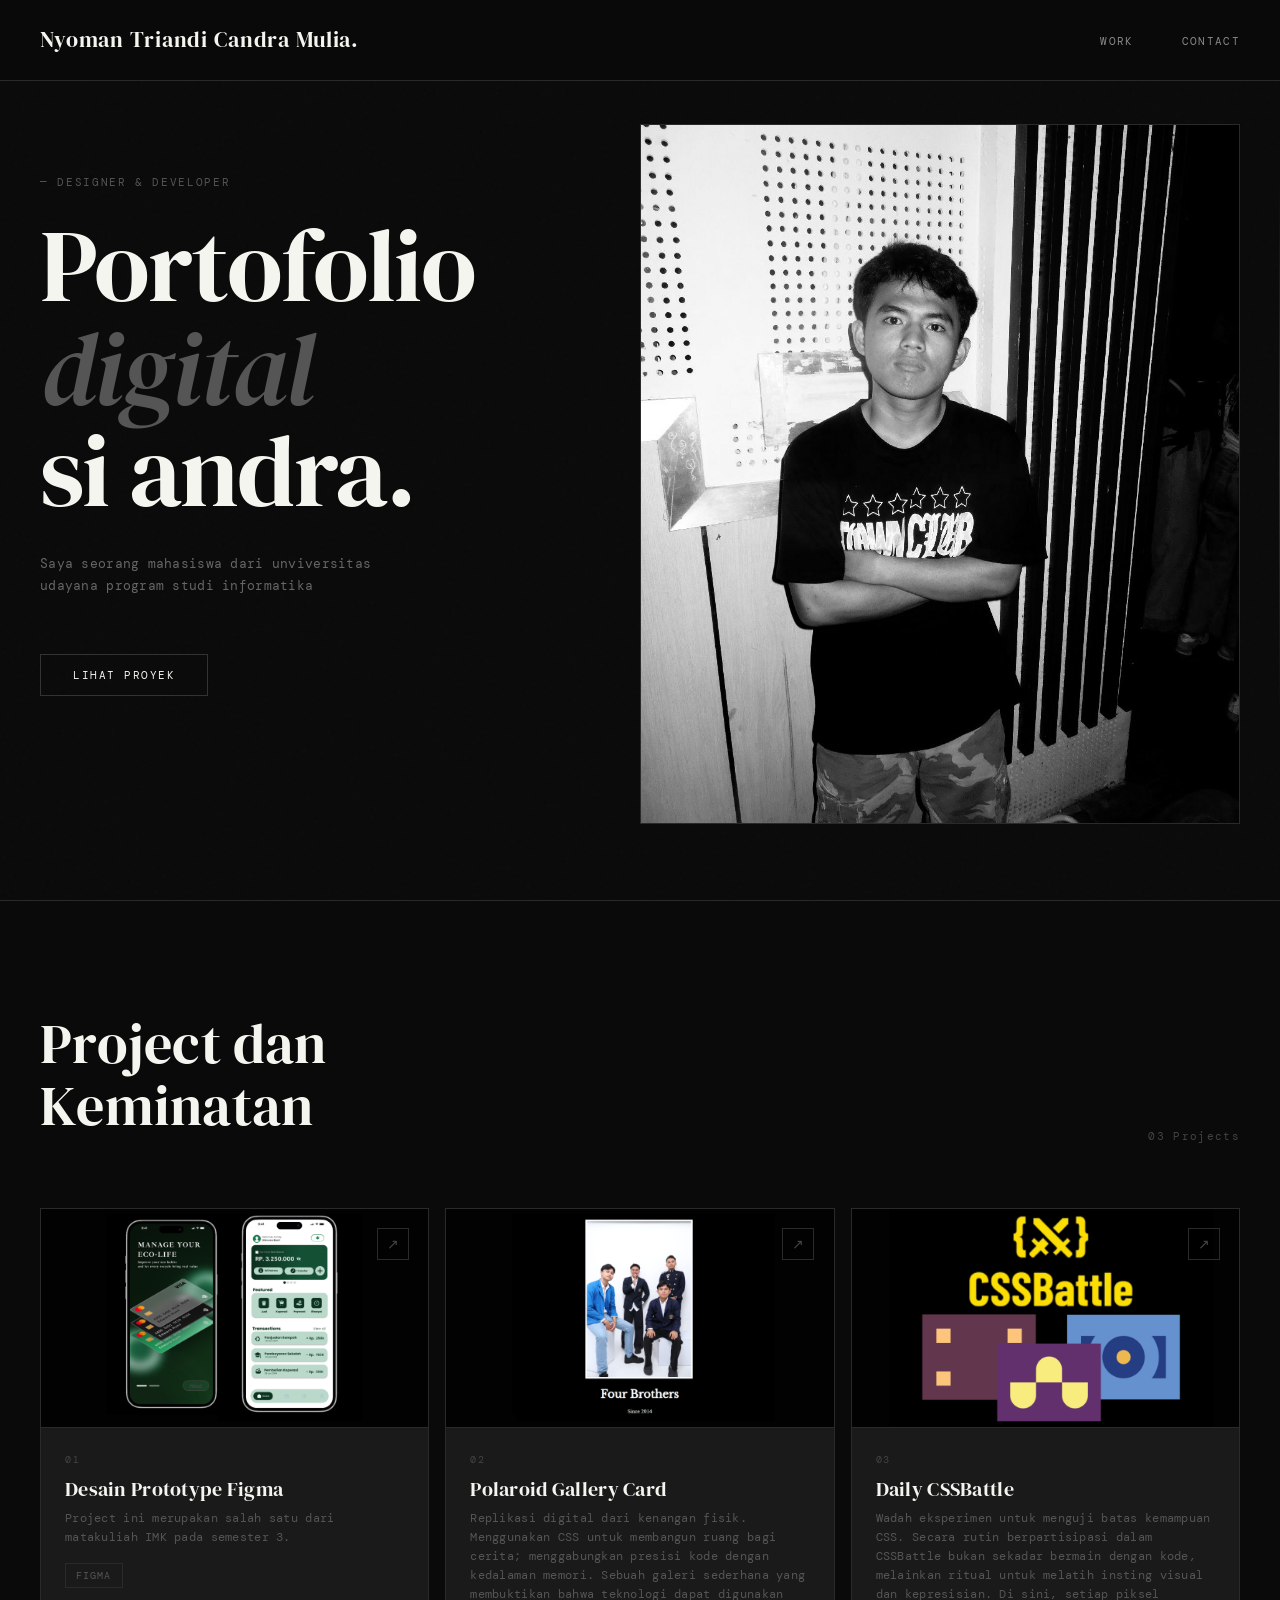
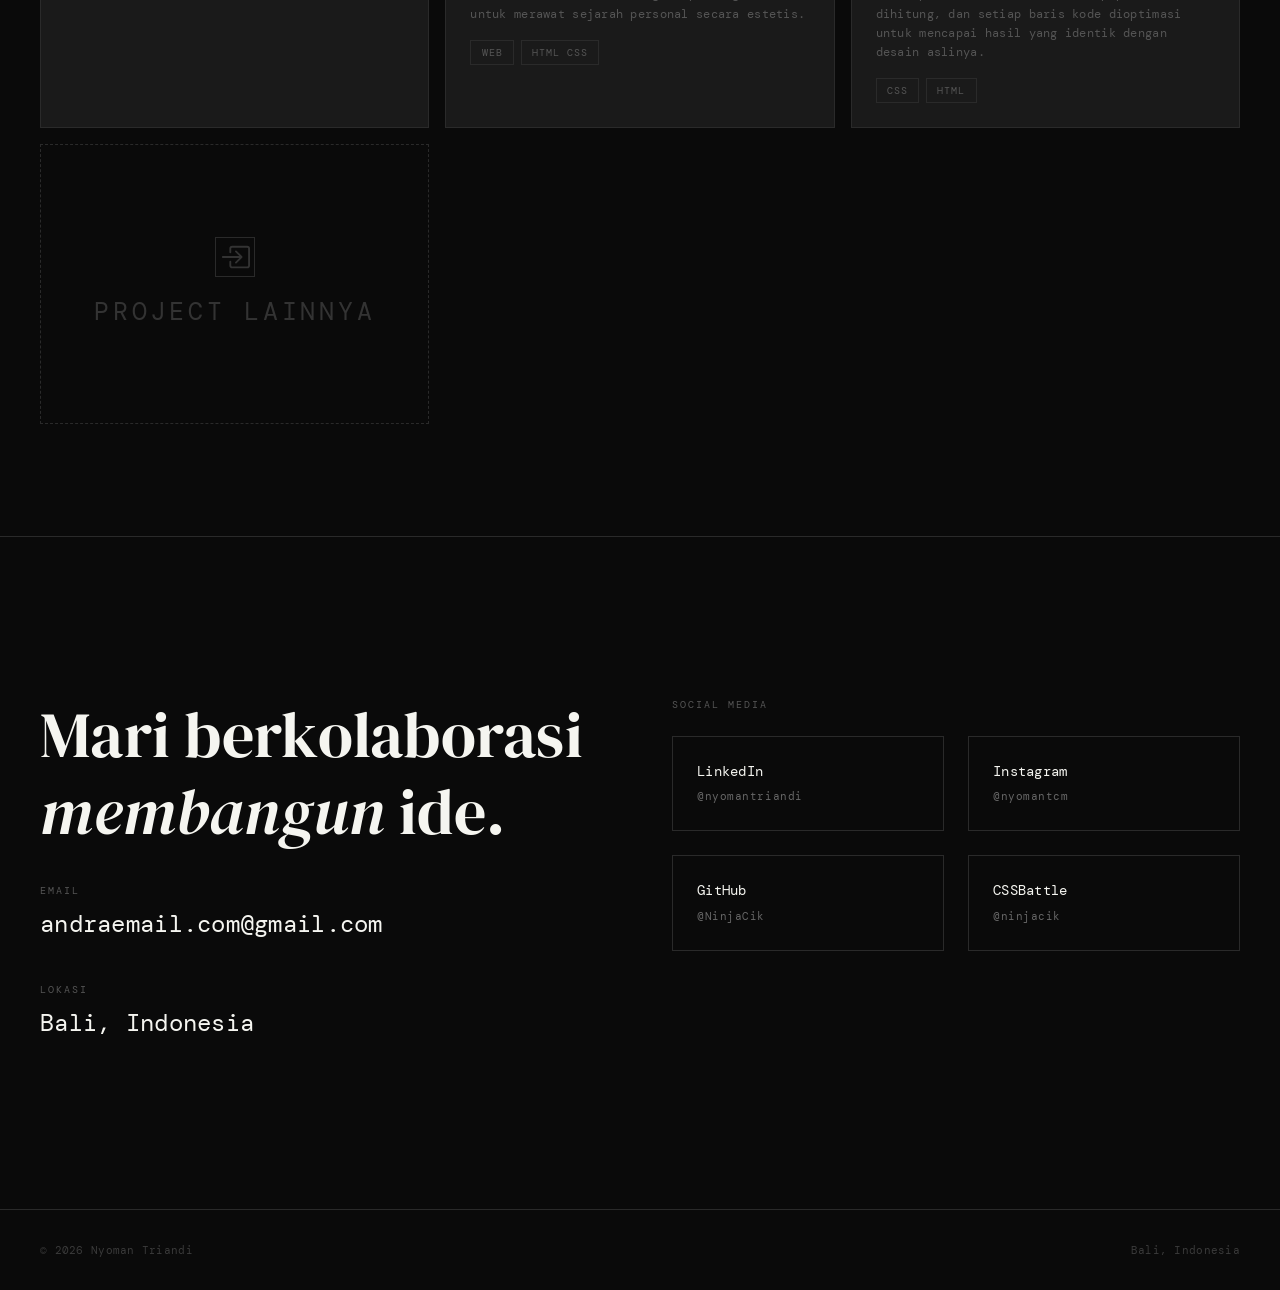
<file: index.html>
<!DOCTYPE html>
<html lang="id">
<head>
  <meta charset="UTF-8" />
  <meta name="viewport" content="width=device-width, initial-scale=1.0"/>
  <title>Portfolio</title>
  <link rel="stylesheet" href="./style.css">
  <link href="https://cdn.jsdelivr.net/npm/bootstrap@5.3.3/dist/css/bootstrap.min.css" rel="stylesheet"/>
  <link href="https://fonts.googleapis.com/css2?family=DM+Serif+Display&family=DM+Mono:wght@300;400;500&display=swap" rel="stylesheet"/>
  <link rel="stylesheet" href="./style.css">
</head>
<body>

  <!-- ── NAVBAR ── -->
  <nav>
    <a href="#" class="nav-logo">Nyoman Triandi Candra Mulia.</a>
    <div class="nav-links">
      <a href="#projects">Work</a>
      <a href="#contact">Contact</a>
    </div>
  </nav>

  <!-- ── HERO ── -->
  <section class="hero">
        <div class="d-flex align-items-end justify-content-between w-100">
            
            <div style="margin-bottom: 8rem; z-index: 2;"> 
            <div class="hero-number">— Designer & Developer</div>
            <h1 class="hero-title">
                Portofolio<br/>
                <em>digital</em><br/>
                si andra.
            </h1>
            <p class="hero-desc">
                Saya seorang mahasiswa dari unviversitas udayana program studi informatika
            </p>
            <a href="#projects" class="hero-cta">Lihat Proyek</a>
            </div>

            <div class="hero-photo-wrapper">
            <div class="photo-container">
                <img src="./image/profile.jpeg" alt="Foto Profil">
            </div>
            </div>
            
        </div>
        
        <div class="hero-line"></div>
    </section>
  <!-- ── PROJECTS ── -->
  <section id="projects">
    <!-- <div class="section-label">Selected Work</div> -->

    <div class="projects-header">
      <h2 class="projects-title">Project dan <br/>Keminatan</h2>
      <span class="projects-count">03 Projects</span>
    </div>

    <div class="row g-3">

      <!-- ── CARD 1 ── -->
      <div class="col-12 col-md-6 col-lg-4">
        <div class="project-card h-100">
          <div class="project-thumb">
            <a href="https://www.figma.com/design/pIInnx1wC073t5f8nfw0IB/PROTOTYPE-IMK?node-id=0-1&t=OSRacsrpXIwAAgej-1"><img src="./image/project1.png" alt=""></a>
            <span class="thumb-label"></span>
          </div>
          <div class="project-body">
            <div class="project-index">01</div>
            <div class="project-name">Desain Prototype Figma</div>
            <p class="project-desc">Project ini merupakan salah satu dari matakuliah IMK pada semester 3.</p>
            <div class="project-tags">
              <span class="tag">FIGMA</span>
            </div>
          </div>
          <div class="project-arrow">↗</div>
        </div>
      </div>

      <!-- ── CARD 2 ── -->
      <div class="col-12 col-md-6 col-lg-4">

        <div class="project-card h-100">
          <div class="project-thumb">
            <a href="https://ninjacik.github.io/4Brothers/"><img src="./image/project2.png" alt=""></a>
            <span class="thumb-label"></span>
          </div>
          <div class="project-body">
            <div class="project-index">02</div>
            <div class="project-name">Polaroid Gallery Card</div>
            <p class="project-desc">Replikasi digital dari kenangan fisik. Menggunakan CSS untuk membangun ruang bagi cerita; menggabungkan presisi kode dengan kedalaman memori. Sebuah galeri sederhana yang membuktikan bahwa teknologi dapat digunakan untuk merawat sejarah personal secara estetis.</p>
            <div class="project-tags">
              <span class="tag">WEB</span>
              <span class="tag">HTML CSS</span>
            </div>
          </div>
          <div class="project-arrow">↗</div>
        </div>
      </div>

      <!-- ── CARD 3 ── -->
      <div class="col-12 col-md-6 col-lg-4">
        <div class="project-card h-100">
          <div class="project-thumb">
             <a href="https://cssbattle.dev/player/ninjacik"><img src="./image/project3.png" alt=""></a>
            <span class="thumb-label"></span>
          </div>
          <div class="project-body">
            <div class="project-index">03</div>
            <div class="project-name">Daily CSSBattle</div>
            <p class="project-desc">Wadah eksperimen untuk menguji batas kemampuan CSS. Secara rutin berpartisipasi dalam CSSBattle bukan sekadar bermain dengan kode, melainkan ritual untuk melatih insting visual dan kepresisian. Di sini, setiap piksel dihitung, dan setiap baris kode dioptimasi untuk mencapai hasil yang identik dengan desain aslinya.</p>
            <div class="project-tags">
              <span class="tag">CSS</span>
              <span class="tag">HTML</span>
            </div>
          </div>
          <div class="project-arrow">↗</div>
        </div>
      </div>
      
       <div class="col-12 col-md-6 col-lg-4">
        <a href="./tambahan.html" class="add-project">
          <div class="add-icon">
            <svg xmlns="http://www.w3.org/2000/svg" width="30" height="30" fill="currentColor" class="bi bi-box-arrow-in-right" viewBox="0 0 16 16">
              <path fill-rule="evenodd" d="M6 3.5a.5.5 0 0 1 .5-.5h8a.5.5 0 0 1 .5.5v9a.5.5 0 0 1-.5.5h-8a.5.5 0 0 1-.5-.5v-2a.5.5 0 0 0-1 0v2A1.5 1.5 0 0 0 6.5 14h8a1.5 1.5 0 0 0 1.5-1.5v-9A1.5 1.5 0 0 0 14.5 2h-8A1.5 1.5 0 0 0 5 3.5v2a.5.5 0 0 0 1 0z"/>
              <path fill-rule="evenodd" d="M11.854 8.354a.5.5 0 0 0 0-.708l-3-3a.5.5 0 1 0-.708.708L10.293 7.5H1.5a.5.5 0 0 0 0 1h8.793l-2.147 2.146a.5.5 0 0 0 .708.708z"/>
            </svg>
            </div>
          <span class="add-label">Project Lainnya</span>
        </a>
      </div>

    </div><!-- /row -->
    <div></div>
  </section>

  <section id="contact">
    <!-- <div class="section-label">Connect</div> -->
    
    <div class="contact-wrapper">
      <div class="contact-info">
        <h2>Mari berkolaborasi<br><em>membangun</em> ide.</h2>
        <div class="contact-item">
          <div class="contact-label">Email</div>
          <a href="mailto:emailkamu@gmail.com" class="contact-link">andraemail.com@gmail.com</a>
        </div>
        <div class="contact-item">
          <div class="contact-label">Lokasi</div>
          <p class="contact-link" style="cursor: default;">Bali, Indonesia</p>
        </div>
      </div>

      <div class="social-links">
        <div class="contact-label" style="margin-bottom: 1.5rem;">Social Media</div>
        <div class="social-grid">
          <a href="https://www.linkedin.com/in/nyomantriandi/" target="_blank" class="social-box">
            <span class="social-name">LinkedIn</span>
            <span class="social-handle">@nyomantriandi</span>
          </a>
          <a href="https://Instagram.com/nyomantcm" target="_blank" class="social-box">
            <span class="social-name">Instagram</span>
            <span class="social-handle">@nyomantcm</span>
          </a>
          <a href="https://github.com/ninjacik" target="_blank" class="social-box">
            <span class="social-name">GitHub</span>
            <span class="social-handle">@NinjaCik</span>
          </a>
          <a href="https://cssbattle.dev/player/ninjacik" target="_blank" class="social-box" >
            <span class="social-name">CSSBattle</span>
            <span class="social-handle">@ninjacik</span>
          </a>
        </div>
      </div>
    </div>
  </section>

  <!-- ── FOOTER ── -->
  <footer>
    <span>© 2026 Nyoman Triandi</span>
    <span>Bali, Indonesia</span>
  </footer>

  <script src="https://cdn.jsdelivr.net/npm/bootstrap@5.3.3/dist/js/bootstrap.bundle.min.js"></script>
</body>
</html>
</file>
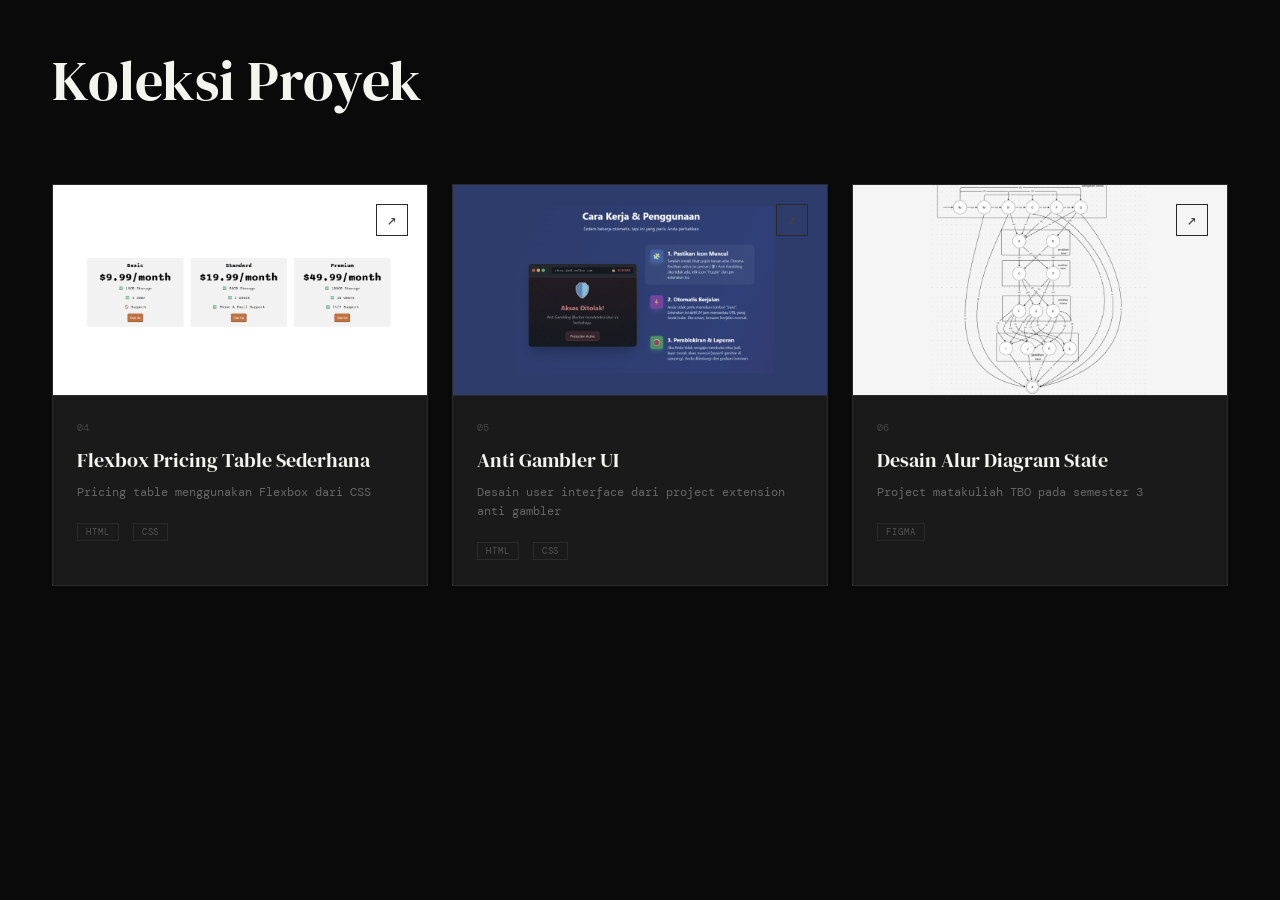
<file: tambahan.html>
<!DOCTYPE html>
<html lang="id">
<head>
    <meta charset="UTF-8">
    <meta name="viewport" content="width=device-width, initial-scale=1.0">
    <title>Project Grid - Portofolio Digital</title>
    
    <link href="https://cdn.jsdelivr.net/npm/bootstrap@5.3.3/dist/css/bootstrap.min.css" rel="stylesheet"/>
    <link href="https://fonts.googleapis.com/css2?family=DM+Serif+Display&family=DM+Mono:wght@300;400;500&display=swap" rel="stylesheet"/>
    
    <style>
        :root {
            --black: #0a0a0a;
            --white: #f5f5f0;
            --gray-soft: #1a1a1a;
            --gray-mid: #2e2e2e;
            --gray-line: #2a2a2a;
        }

        body {
            background-color: var(--black);
            color: var(--white);
            font-family: 'DM Mono', monospace;
            padding: 50px 20px;
            margin: 0;
        }

        #projects {
            max-width: 1200px;
            margin: 0 auto;
        }

        .projects-header {
            display: flex;
            justify-content: space-between;
            align-items: flex-end;
            margin-bottom: 4rem;
        }

        .projects-title {
            font-family: 'DM Serif Display', serif;
            font-size: clamp(2rem, 5vw, 3.5rem);
            line-height: 1.1;
        }

        .projects-count {
            font-size: 11px;
            color: #444;
            letter-spacing: 0.12em;
        }

        /* ── PROJECT CARD ── */
        .project-card {
            border: 1px solid var(--gray-line);
            background: var(--gray-soft);
            transition: all 0.3s ease;
            cursor: pointer;
            overflow: hidden;
            position: relative;
            height: 100%;
            display: flex;
            flex-direction: column;
        }

        .project-card:hover {
            border-color: #555;
            transform: translateY(-4px);
        }

        .project-thumb {
            width: 100%;
            aspect-ratio: 16/9;
            background: var(--gray-mid);
            position: relative;
            overflow: hidden;
        }

        .project-thumb img {
            width: 100%;
            height: 100%;
            object-fit: cover;
            filter: grayscale(0.5);
            transition: filter 0.4s;
        }

        .project-card:hover .project-thumb img {
            filter: grayscale(0);
        }

        .project-body {
            padding: 1.5rem;
            border-top: 1px solid var(--gray-line);
            flex-grow: 1;
        }

        .project-index {
            font-size: 10px;
            color: #444;
            margin-bottom: 0.6rem;
        }

        .project-name {
            font-family: 'DM Serif Display', serif;
            font-size: 1.25rem;
            margin-bottom: 0.5rem;
        }

        .project-desc {
            font-size: 12px;
            color: #666;
            line-height: 1.6;
            margin-bottom: 1rem;
        }

        .tag {
            font-size: 9px;
            letter-spacing: 0.1em;
            text-transform: uppercase;
            padding: 2px 8px;
            border: 1px solid var(--gray-line);
            color: #555;
            margin-right: 4px;
        }

        .project-arrow {
            position: absolute;
            top: 1.2rem; right: 1.2rem;
            width: 32px; height: 32px;
            border: 1px solid var(--gray-line);
            display: flex; align-items: center; justify-content: center;
            color: #444;
            transition: all 0.2s;
        }

        .project-card:hover .project-arrow {
            border-color: var(--white);
            color: var(--white);
        }

        /* ── ADD PROJECT BUTTON ── */
        .add-project {
            border: 1px dashed var(--gray-line);
            height: 100%;
            min-height: 250px;
            display: flex;
            flex-direction: column;
            align-items: center;
            justify-content: center;
            gap: 1rem;
            color: #333;
            text-decoration: none;
            transition: all 0.3s;
        }

        .add-project:hover {
            border-color: #555;
            color: #777;
            background: var(--gray-soft);
        }

        .add-icon {
            width: 45px; height: 45px;
            border: 1px solid var(--gray-line);
            display: flex; align-items: center; justify-content: center;
            font-size: 22px;
            border-radius: 50%;
        }
    </style>
</head>
<body>

<section id="projects" class="container">

    <div class="projects-header">
        <h2 class="projects-title">Koleksi Proyek</h2>
        <!-- <span class="projects-count">04 Item</span> -->
    </div>

    <div class="row g-4">
        <div class="col-12 col-md-6 col-lg-4">
            <div class="project-card">
                <div class="project-thumb">
                    <a href="https://github.com/ninjacik/flexbox-pricing-table"><img src="./image/project4.png" alt=""></a>
                    <div style="background:#222; width:100%; height:100%;"></div>
                </div>
                <div class="project-body">
                    <div class="project-index">04</div>
                    <div class="project-name">Flexbox Pricing Table Sederhana</div>
                    <p class="project-desc">Pricing table menggunakan Flexbox dari CSS</p>
                    <div class="project-tags">
                        <span class="tag">HTML</span>
                        <span class="tag">CSS</span>
                    </div>
                </div>
                <div class="project-arrow">↗</div>
            </div>
        </div>

        <div class="col-12 col-md-6 col-lg-4">
            <div class="project-card">
                <div class="project-thumb">
                    <a href="https://anti-gambler.vercel.app/"><img src="./image/project5.png" alt=""></a>
                    <div style="background:#1a1a1a; width:100%; height:100%;"></div>
                </div>
                <div class="project-body">
                    <div class="project-index">05</div>
                    <div class="project-name">Anti Gambler UI</div>
                    <p class="project-desc">Desain user interface dari project extension anti gambler</p>
                    <div class="project-tags">
                        <span class="tag">HTML</span>
                        <span class="tag">CSS</span>
                    </div>
                </div>
                <div class="project-arrow">↗</div>
            </div>
        </div>

        <div class="col-12 col-md-6 col-lg-4">
            <div class="project-card">
                <div class="project-thumb">
                    <a href="https://www.figma.com/board/JsOOln2a0BmZuKW2ztmSOx/TBO?node-id=0-1&t=pzDHbXBXmsinjKqb-1"><img src="./image/project6.png" alt=""></a>
                    <div style="background:#252525; width:100%; height:100%;"></div>
                </div>
                <div class="project-body">
                    <div class="project-index">06</div>
                    <div class="project-name">Desain Alur Diagram State</div>
                    <p class="project-desc">Project matakuliah TBO pada semester 3</p>
                    <div class="project-tags">
                        <span class="tag">FIGMA</span>
                    </div>
                </div>
                <div class="project-arrow">↗</div>
            </div>
        </div>

        <!-- <div class="col-12 col-md-6 col-lg-4">
            <a href="#" class="add-project">
                <div class="add-icon">+</div>
                <span style="font-size: 10px; letter-spacing: 0.1em; text-transform: uppercase;">Tambah Proyek Baru</span>
            </a>
        </div> -->
    </div>
</section>

</body>
</html>
</file>
<file: style.css>
:root {
      --black: #0a0a0a;
      --white: #f5f5f0;
      --gray-soft: #1a1a1a;
      --gray-mid: #2e2e2e;
      --gray-line: #2a2a2a;
      --accent: #e8e8e0;
    }

    *, *::before, *::after { box-sizing: border-box; margin: 0; padding: 0; }

    html { scroll-behavior: smooth; }

    body {
      background-color: var(--black);
      color: var(--white);
      font-family: 'DM Mono', monospace;
      font-size: 14px;
      letter-spacing: 0.02em;
      overflow-x: hidden;
    }

    /* ── NOISE OVERLAY ── */
    body::before {
      content: '';
      position: fixed;
      inset: 0;
      background-image: url("data:image/svg+xml,%3Csvg viewBox='0 0 256 256' xmlns='http://www.w3.org/2000/svg'%3E%3Cfilter id='n'%3E%3CfeTurbulence type='fractalNoise' baseFrequency='0.9' numOctaves='4' stitchTiles='stitch'/%3E%3C/filter%3E%3Crect width='100%25' height='100%25' filter='url(%23n)' opacity='0.04'/%3E%3C/svg%3E");
      pointer-events: none;
      z-index: 0;
      opacity: 0.5;
    }

    /* ── NAVBAR ── */
    nav {
      position: fixed;
      top: 0; left: 0; right: 0;
      z-index: 100;
      padding: 1.5rem 2.5rem;
      display: flex;
      justify-content: space-between;
      align-items: center;
      border-bottom: 1px solid var(--gray-line);
      background: rgba(10,10,10,0.85);
      backdrop-filter: blur(12px);
    }

    .nav-logo {
      font-family: 'DM Serif Display', serif;
      font-size: 1.35rem;
      letter-spacing: 0.04em;
      color: var(--white);
      text-decoration: none;
    }

    .nav-links a {
      color: #888;
      text-decoration: none;
      font-size: 11px;
      letter-spacing: 0.12em;
      text-transform: uppercase;
      margin-left: 2.5rem;
      transition: color 0.2s;
    }
    .nav-links a:hover { color: var(--white); }

    /* ── HERO ── */
    .hero {
      min-height: 100vh;
      display: flex;
      align-items: center;
      padding: 7rem 2.5rem 4rem;
      position: relative;
    }
    
   /* Update CSS untuk Photo Section */
    .hero-photo-wrapper {
    flex: 1;
    display: flex;
    justify-content: flex-end;
    align-items: flex-end;
    height: 100%;
    }

    .photo-container {
    width: 100%;
    max-width: 600px; 
    height: 700px;    
    background: var(--gray-mid);
    position: relative;
    overflow: hidden;
    border: 1px solid var(--gray-line);
    transition: transform 0.5s ease;
    }

    .photo-container img {
    width: 100%;
    height: 100%;
    object-fit: cover;  
    filter: grayscale(1);
    transition: filter 0.5s ease, scale 0.5s ease;
    }

    .photo-container:hover img {
    filter: grayscale(0);
    scale: 1.05; 
    }

    
    @media (max-width: 992px) {
    .hero .d-flex {
        flex-direction: column;
        align-items: flex-start !important;
    }
    .hero-photo-wrapper {
        width: 100%;
        justify-content: center;
        margin-top: 3rem;
    }
    .photo-container {
        height: 450px;
    }
    }

    .hero-number {
      font-size: 11px;
      color: #555;
      letter-spacing: 0.15em;
      text-transform: uppercase;
      margin-bottom: 1.5rem;
    }

    .hero-title {
      font-family: 'DM Serif Display', serif;
      font-size: clamp(3rem, 8vw, 7rem);
      line-height: 1;
      letter-spacing: -0.02em;
      color: var(--white);
    }

    .hero-title em {
      font-style: italic;
      color: #555;
    }

    .hero-desc {
      max-width: 340px;
      color: #666;
      line-height: 1.7;
      margin-top: 2rem;
      font-size: 13px;
    }

    .hero-cta {
      display: inline-block;
      margin-top: 2.5rem;
      padding: 0.75rem 2rem;
      border: 1px solid #333;
      color: var(--white);
      font-size: 11px;
      letter-spacing: 0.14em;
      text-transform: uppercase;
      text-decoration: none;
      transition: background 0.2s, color 0.2s;
    }
    .hero-cta:hover { background: var(--white); color: var(--black); }

    .hero-line {
      position: absolute;
      right: 0; top: 50%;
      transform: translateY(-50%);
      width: 1px;
      height: 60%;
      background: linear-gradient(to bottom, transparent, #333, transparent);
    }

    /* ── SECTION HEADER ── */
    .section-label {
      font-size: 10px;
      letter-spacing: 0.2em;
      text-transform: uppercase;
      color: #444;
      display: flex;
      align-items: center;
      gap: 1rem;
      margin-bottom: 3rem;
    }
    .section-label::after {
      content: '';
      flex: 1;
      height: 1px;
      background: var(--gray-line);
    }

    /* ── PROJECTS ── */
    #projects {
      padding: 7rem 2.5rem;
      border-top: 1px solid var(--gray-line);
      position: relative;
      z-index: 1;
    }

    .projects-header {
      display: flex;
      justify-content: space-between;
      align-items: flex-end;
      margin-bottom: 4rem;
    }

    .projects-title {
      font-family: 'DM Serif Display', serif;
      font-size: clamp(2rem, 5vw, 3.5rem);
      line-height: 1.1;
    }

    .projects-count {
      font-size: 11px;
      color: #444;
      letter-spacing: 0.12em;
    }

    /* ── PROJECT CARD ── */
    .project-card {
      border: 1px solid var(--gray-line);
      background: var(--gray-soft);
      transition: border-color 0.3s, transform 0.3s;
      cursor: pointer;
      overflow: hidden;
      position: relative;
    }

    .project-card:hover {
      border-color: #555;
      transform: translateY(-4px);
    }

    .project-thumb {
      width: 100%;
      aspect-ratio: 16/9;
      background: var(--gray-mid);
      position: relative;
      overflow: hidden;
      display: flex;
      align-items: center;
      justify-content: center;
    }

    /* Placeholder grid pattern */
    .project-thumb::before {
      content: '';
      position: absolute;
      inset: 0;
      background-image:
        linear-gradient(rgba(255,255,255,0.03) 1px, transparent 1px),
        linear-gradient(90deg, rgba(255,255,255,0.03) 1px, transparent 1px);
      background-size: 32px 32px;
    }

    .thumb-label {
      font-size: 10px;
      letter-spacing: 0.2em;
      color: #333;
      text-transform: uppercase;
      position: relative;
      z-index: 1;
    }

    
    .project-thumb img {
      width: 100%;
      height: 100%;
      object-fit: cover;
      position: absolute;
      inset: 0;
      opacity: 1;
      transition: opacity 0.4s;
    }
    .project-card:hover .project-thumb img { opacity: 1; }

    .project-body {
      padding: 1.5rem;
      border-top: 1px solid var(--gray-line);
    }

    .project-index {
      font-size: 10px;
      color: #444;
      letter-spacing: 0.15em;
      margin-bottom: 0.6rem;
    }

    .project-name {
      font-family: 'DM Serif Display', serif;
      font-size: 1.25rem;
      color: var(--white);
      margin-bottom: 0.5rem;
      line-height: 1.2;
    }

    .project-desc {
      font-size: 12px;
      color: #555;
      line-height: 1.6;
      margin-bottom: 1rem;
    }

    .project-tags {
      display: flex;
      flex-wrap: wrap;
      gap: 0.4rem;
    }

    .tag {
      font-size: 10px;
      letter-spacing: 0.1em;
      text-transform: uppercase;
      padding: 0.25rem 0.65rem;
      border: 1px solid var(--gray-line);
      color: #555;
    }

    .project-arrow {
      position: absolute;
      top: 1.2rem; right: 1.2rem;
      width: 32px; height: 32px;
      border: 1px solid var(--gray-line);
      display: flex; align-items: center; justify-content: center;
      color: #444;
      font-size: 14px;
      transition: border-color 0.2s, color 0.2s;
    }
    .project-card:hover .project-arrow {
      border-color: var(--white);
      color: var(--white);
    }

    /* ── ADD PROJECT CTA ── */
    .add-project {
      border: 1px dashed #2a2a2a;
      aspect-ratio: auto;
      min-height: 280px;
      display: flex;
      flex-direction: column;
      align-items: center;
      justify-content: center;
      gap: 1rem;
      color: #333;
      cursor: pointer;
      transition: border-color 0.2s, color 0.2s;
      text-decoration: none;
    }
    .add-project:hover { border-color: #555; color: #777; }

    .add-icon {
      width: 40px; height: 40px;
      border: 1px solid #2a2a2a;
      display: flex; align-items: center; justify-content: center;
      font-size: 20px;
      transition: border-color 0.2s;
    }
    .add-project:hover .add-icon { border-color: #555; }

    .add-label {
      font-size: 25px;
      letter-spacing: 0.15em;
      text-transform: uppercase;
    }

    /* ── CONTACT SECTION ── */
    #contact {
      padding: 7rem 2.5rem;
      border-top: 1px solid var(--gray-line);
      background-color: var(--black);
    }

    .contact-wrapper {
      display: grid;
      grid-template-columns: 1fr 1fr;
      gap: 4rem;
      margin-top: 3rem;
    }

    .contact-info h2 {
      font-family: 'DM Serif Display', serif;
      font-size: clamp(2rem, 5vw, 4rem);
      margin-bottom: 2rem;
    }

    .contact-item {
      margin-bottom: 2.5rem;
    }

    .contact-label {
      font-size: 10px;
      text-transform: uppercase;
      letter-spacing: 0.2em;
      color: #555;
      margin-bottom: 0.5rem;
    }

    .contact-link {
      font-size: 1.5rem;
      color: var(--white);
      text-decoration: none;
      transition: opacity 0.2s;
      display: inline-block;
    }

    .contact-link:hover {
      opacity: 0.6;
    }

    .social-grid {
      display: grid;
      grid-template-columns: repeat(2, 1fr);
      gap: 1.5rem;
    }

    .social-box {
      border: 1px solid var(--gray-line);
      padding: 1.5rem;
      text-decoration: none;
      color: var(--white);
      transition: background 0.3s, border-color 0.3s;
    }

    .social-box:hover {
      background: var(--gray-soft);
      border-color: #555;
    }

    .social-name {
      display: block;
      font-size: 14px;
      margin-bottom: 0.2rem;
    }

    .social-handle {
      font-size: 11px;
      color: #666;
      letter-spacing: 0.05em;
    }

    @media (max-width: 768px) {
      .contact-wrapper { grid-template-columns: 1fr; gap: 2rem; }
    }

    /* ── FOOTER ── */
    footer {
      border-top: 1px solid var(--gray-line);
      padding: 2rem 2.5rem;
      display: flex;
      justify-content: space-between;
      align-items: center;
      font-size: 11px;
      color: #3a3a3a;
      position: relative;
      z-index: 1;
    }

    /* ── SCROLLBAR ── */
    ::-webkit-scrollbar { width: 4px; }
    ::-webkit-scrollbar-track { background: var(--black); }
    ::-webkit-scrollbar-thumb { background: #2a2a2a; }

    /* ── ANIMATE ON LOAD ── */
    @keyframes fadeUp {
      from { opacity: 0; transform: translateY(24px); }
      to   { opacity: 1; transform: translateY(0); }
    }
    .hero-number  { animation: fadeUp 0.6s ease both; animation-delay: 0.1s; }
    .hero-title   { animation: fadeUp 0.6s ease both; animation-delay: 0.25s; }
    .hero-desc    { animation: fadeUp 0.6s ease both; animation-delay: 0.4s; }
    .hero-cta     { animation: fadeUp 0.6s ease both; animation-delay: 0.55s; }

    @media (max-width: 576px) {
      nav { padding: 1.2rem 1.5rem; }
      .nav-links a { margin-left: 1.25rem; }
      #projects { padding: 5rem 1.5rem; }
      .projects-header { flex-direction: column; align-items: flex-start; gap: 0.5rem; }
    }
</file>
